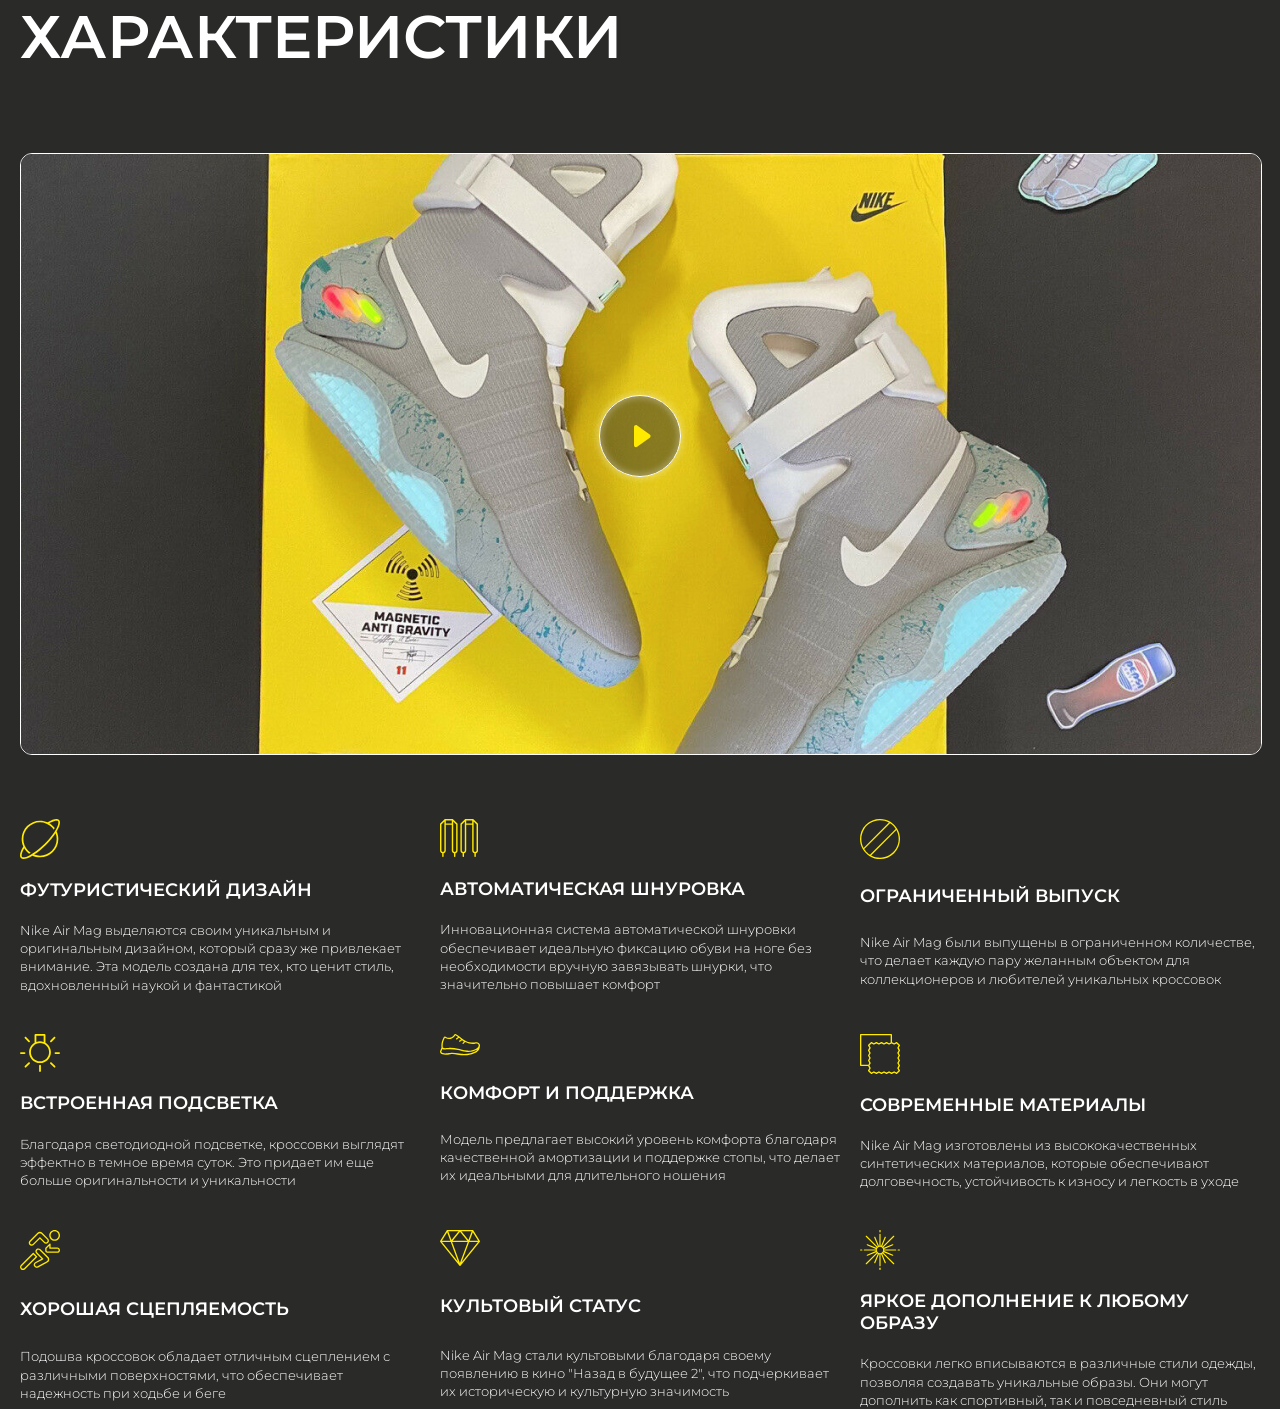
<file: Harakt/index.html>
<!DOCTYPE html>
<html lang="ru">
<head>
    <meta charset="UTF-8">
    <link rel="shortcut icon" href="https://i.pinimg.com/736x/45/25/f1/4525f17410177b48d33d51a499648b0e.jpg" type="image/x-icon">
    <link rel="preconnect" href="https://fonts.googleapis.com">
    <link rel="preconnect" href="https://fonts.gstatic.com" crossorigin>
    <link href="https://fonts.googleapis.com/css2?family=Montserrat:ital,wght@0,100..900;1,100..900&family=Oswald:wght@200..700&family=Ubuntu:ital,wght@0,300;0,400;0,500;0,700;1,300;1,400;1,500;1,700&display=swap" rel="stylesheet">
    <meta name="viewport" content="width=device-width, initial-scale=1.0">
    <title>Nike Air Mag</title>
    <link rel="stylesheet" href="style.css">
</head>
<body bgcolor="#2A2A29">
<section class="harakt">
    <h1>Характеристики</h1>
    <div class="video">
        <img class="prewiew" src="media/prewiew.jpg">
        <a 
        id="play" data-fslightbox
        href="https://www.youtube.com/watch?v=VRGdQaE6gMY">
            <img id="play-icon" src="media/play.svg">
        </a>
    </div>
    <div class="cards">
        <article>
            <svg 
                width="40" height="40" viewBox="0 0 40 40" fill="none" xmlns="http://www.w3.org/2000/svg">
                <path d="M39.1065 0.8933C37.2743 -0.938965 32.9262 0.135878 27.5916 3.30783C25.2784 2.25377 22.7076 1.66596 20.0001 1.66596C9.87444 1.66596 1.66647 9.87455 1.66647 19.9996C1.66647 22.7084 2.25366 25.2792 3.30834 27.5912C0.135766 32.9256 -0.938453 37.2738 0.892563 39.106C2.72608 40.9383 7.0742 39.8641 12.4075 36.6915C14.7207 37.7449 17.2915 38.3334 20.0002 38.3334C30.1247 38.3334 38.3339 30.1254 38.3339 19.9997C38.3339 17.2922 37.7455 14.7214 36.6908 12.4088C39.8647 7.07424 40.9389 2.72557 39.1065 0.8933ZM9.87678 36.2033C5.5703 38.4798 2.8542 38.7092 2.07178 37.928C1.28928 37.1455 1.52006 34.4296 3.79663 30.1217C3.93209 29.8641 4.07491 29.6028 4.22147 29.3404C5.47147 31.4461 7.13038 33.2821 9.08959 34.7347C9.09327 34.7323 9.09569 34.7323 9.09811 34.7299C9.62061 34.454 10.154 34.1537 10.696 33.8314C9.80975 33.2345 8.98092 32.5509 8.21428 31.7855C6.6835 30.2535 5.48116 28.47 4.64248 26.4864C3.77334 24.432 3.33264 22.2506 3.33264 19.9996C3.33264 17.7487 3.77334 15.566 4.64248 13.5128C5.48108 11.528 6.6835 9.7458 8.21428 8.21439C9.74623 6.68299 11.5285 5.48127 13.5133 4.64205C15.5665 3.77353 17.7491 3.33283 20.0001 3.33283C22.2511 3.33283 24.4325 3.77353 26.4869 4.64205C28.4706 5.48127 30.254 6.68307 31.7848 8.21439C32.5513 8.98041 33.2349 9.80986 33.8319 10.6961C34.1541 10.1535 34.4544 9.6201 34.7303 9.09822C34.7315 9.09517 34.7327 9.09275 34.7351 9.08971C33.2813 7.13049 31.4465 5.47158 29.3408 4.22158C29.6033 4.07447 29.8645 3.93228 30.1221 3.79619C34.4287 1.51955 37.146 1.28947 37.9285 2.07135C38.7098 2.85385 38.4802 5.57049 36.2037 9.87713C35.0342 12.0903 33.4669 14.4785 31.5455 16.9761C29.5411 19.5823 27.2425 22.1861 24.7144 24.7142C22.1851 27.2422 19.5813 29.5408 16.9764 31.5464C14.4788 33.4666 12.0899 35.034 9.87678 36.2033ZM35.3578 26.4864C34.518 28.4701 33.3168 30.2535 31.7848 31.7855C30.254 33.3163 28.4706 34.5174 26.487 35.3573C24.4326 36.2263 22.25 36.6658 20.0002 36.6658C17.9787 36.6658 16.0123 36.3094 14.1445 35.6063C17.8457 33.1892 21.9142 29.8702 25.8925 25.8919C29.8708 21.9136 33.1898 17.8444 35.608 14.1432C36.31 16.011 36.6664 17.9775 36.6664 19.9996C36.6664 22.2506 36.2257 24.432 35.3578 26.4864Z" fill="#FFEA00"/>
            </svg>
            <h3 class="card-title">Футуристический дизайн</h3>
            <p 
            class="card-text">Nike Air Mag выделяются своим уникальным и оригинальным дизайном, который сразу же привлекает внимание. Эта модель создана для тех, кто ценит стиль, вдохновленный наукой и фантастикой
            </p>
        </article>
        <article>
            <svg 
            width="38" height="38" viewBox="0 0 38 38" fill="none" xmlns="http://www.w3.org/2000/svg">
                <path d="M12.994 0.207274C12.9489 0.163679 12.8982 0.126236 12.8433 0.095915C12.8302 0.088193 12.8176 0.0812841 12.8026 0.074375C12.748 0.0464212 12.6899 0.0257868 12.6299 0.0130053C12.6262 0.0130053 12.6226 0.0130053 12.6185 0.0130053C12.5759 0.00473476 12.5326 0.000381621 12.4893 0H5.0969C5.05296 0.000315283 5.00914 0.00480569 4.96604 0.0134114H4.95628C4.89608 0.0261997 4.83785 0.0469757 4.78315 0.0751874C4.77014 0.0816901 4.75754 0.0885994 4.74454 0.095915C4.68967 0.126519 4.63899 0.164085 4.59376 0.20768L0.208493 4.59294C0.0750895 4.72625 9.41679e-05 4.90709 0 5.09569V31.5463C0.00122286 32.1922 0.217654 32.8194 0.615096 33.3286C1.01254 33.8379 1.56833 34.2002 2.19466 34.3583V37.2878C2.19466 37.4764 2.2696 37.6573 2.40298 37.7907C2.53636 37.9241 2.71727 37.999 2.9059 37.999C3.09453 37.999 3.27543 37.9241 3.40882 37.7907C3.5422 37.6573 3.61713 37.4764 3.61713 37.2878V34.3583C4.24346 34.2002 4.79926 33.8379 5.1967 33.3286C5.59414 32.8194 5.81057 32.1922 5.81179 31.5463V5.80692H11.7797V31.5463C11.7808 32.192 11.9969 32.8189 12.3939 33.3281C12.791 33.8373 13.3463 34.1998 13.9723 34.3583V37.2878C13.9723 37.4764 14.0472 37.6573 14.1806 37.7907C14.314 37.9241 14.4949 37.999 14.6835 37.999C14.8722 37.999 15.0531 37.9241 15.1864 37.7907C15.3198 37.6573 15.3948 37.4764 15.3948 37.2878V34.3583C16.0211 34.2001 16.5768 33.8378 16.9742 33.3286C17.3717 32.8193 17.5881 32.1922 17.5894 31.5463V5.09569C17.5893 4.90709 17.5143 4.72625 17.3809 4.59294L12.994 0.207274ZM4.38567 31.5463C4.37923 31.935 4.2203 32.3056 3.94315 32.5782C3.666 32.8508 3.29282 33.0035 2.90407 33.0035C2.51532 33.0035 2.14214 32.8508 1.86499 32.5782C1.58783 32.3056 1.42891 31.935 1.42247 31.5463V5.39034L4.38567 2.42714V31.5463ZM5.80814 4.38445V1.42125H11.7797V4.38445H5.80814ZM16.1653 31.5463C16.1589 31.935 16 32.3056 15.7228 32.5782C15.4457 32.8508 15.0725 33.0035 14.6837 33.0035C14.295 33.0035 13.9218 32.8508 13.6446 32.5782C13.3675 32.3056 13.2086 31.935 13.2021 31.5463V2.42714L16.1653 5.39034V31.5463Z" fill="#FFEA00" />
                <path d="M37.7917 4.59294L33.4064 0.207274C33.3614 0.163687 33.3108 0.126242 33.256 0.095915C33.2426 0.088193 33.23 0.0812841 33.2154 0.074375C33.1609 0.0464848 33.1029 0.0258526 33.0431 0.0130053H33.0313C32.9887 0.00473476 32.9454 0.000381621 32.902 0H25.5093C25.4653 0.0003348 25.4215 0.00482502 25.3784 0.0134114H25.369C25.3087 0.026165 25.2503 0.0469417 25.1955 0.0751874C25.1825 0.0816901 25.1699 0.0885994 25.1573 0.095915C25.1022 0.126411 25.0514 0.163986 25.0061 0.20768L20.6208 4.59294C20.4874 4.72625 20.4124 4.90709 20.4124 5.09569V31.5463C20.4136 32.1922 20.63 32.8194 21.0274 33.3286C21.4249 33.8379 21.9807 34.2002 22.607 34.3583V37.2878C22.607 37.4764 22.682 37.6573 22.8153 37.7907C22.9487 37.9241 23.1296 37.999 23.3183 37.999C23.5069 37.999 23.6878 37.9241 23.8212 37.7907C23.9546 37.6573 24.0295 37.4764 24.0295 37.2878V34.3583C24.6558 34.2002 25.2116 33.8379 25.6091 33.3286C26.0065 32.8194 26.2229 32.1922 26.2242 31.5463V5.80692H32.192V31.5463C32.1931 32.192 32.4093 32.8189 32.8063 33.3281C33.2034 33.8373 33.7587 34.1998 34.3846 34.3583V37.2878C34.3846 37.4764 34.4596 37.6573 34.593 37.7907C34.7263 37.9241 34.9072 37.999 35.0959 37.999C35.2845 37.999 35.4654 37.9241 35.5988 37.7907C35.7322 37.6573 35.8071 37.4764 35.8071 37.2878V34.3583C36.4334 34.2002 36.9892 33.8379 37.3867 33.3286C37.7841 32.8194 38.0005 32.1922 38.0018 31.5463V5.09569C38.0015 5.00219 37.9828 4.90966 37.9468 4.8234C37.9107 4.73713 37.858 4.65882 37.7917 4.59294ZM24.798 31.5463C24.7916 31.935 24.6327 32.3056 24.3555 32.5782C24.0784 32.8508 23.7052 33.0035 23.3164 33.0035C22.9277 33.0035 22.5545 32.8508 22.2773 32.5782C22.0002 32.3056 21.8413 31.935 21.8348 31.5463V5.39034L24.798 2.42714V31.5463ZM26.2205 4.38445V1.42125H32.192V4.38445H26.2205ZM36.5777 31.5463C36.5712 31.935 36.4123 32.3056 36.1352 32.5782C35.858 32.8508 35.4848 33.0035 35.0961 33.0035C34.7073 33.0035 34.3342 32.8508 34.057 32.5782C33.7798 32.3056 33.6209 31.935 33.6145 31.5463V2.42714L36.5777 5.39034V31.5463Z" fill="#FFEA00" />
            </svg>
            <h3 class="card-title">Автоматическая шнуровка</h3>
            <p 
            class="card-text">Инновационная система автоматической шнуровки обеспечивает идеальную фиксацию обуви на ноге без необходимости вручную завязывать шнурки, что значительно повышает комфорт
            </p>
        </article>
        <article>
            <svg 
            width="40" height="40" viewBox="0 0 40 40" fill="none" xmlns="http://www.w3.org/2000/svg">
                <path d="M36.4812 8.65845C35.5556 7.32151 34.4729 6.10052 33.2562 5.02175C33.2302 4.99855 33.2021 4.9778 33.1762 4.95492C32.7807 4.60763 32.3681 4.2808 31.9464 3.96525C31.4203 3.57158 30.8798 3.19622 30.3168 2.85565C22.4413 -1.87295 12.3575 -0.633048 5.86199 5.86279C-0.633545 12.3586 -1.87284 22.4424 2.85638 30.3179C4.54854 33.1102 6.89041 35.452 9.68302 37.1439C17.5585 41.8728 27.6426 40.6329 34.1381 34.1371C40.6336 27.6409 41.8729 17.5572 37.1434 9.68169C36.9332 9.33379 36.7122 8.99292 36.4812 8.65845ZM9.93662 35.7206C9.83835 35.6571 9.73917 35.5949 9.64213 35.5299C9.51792 35.4466 9.39403 35.3632 9.27196 35.2772C9.09313 35.1508 8.91766 35.0199 8.7434 34.8875C8.63141 34.8026 8.51819 34.719 8.40833 34.6314C8.21973 34.4816 8.03633 34.3257 7.85383 34.1688C7.76381 34.0913 7.67134 34.0168 7.58284 33.9378C7.32375 33.7065 7.07077 33.4681 6.82419 33.2234L6.77689 33.1761C6.53245 32.9304 6.29472 32.6784 6.06401 32.4193C5.98009 32.3253 5.90075 32.2273 5.81866 32.1315C5.6676 31.9554 5.51684 31.7781 5.37219 31.5968C5.28003 31.4812 5.19214 31.3625 5.10303 31.2447C4.97517 31.0759 4.84852 30.9065 4.72615 30.7338C4.63704 30.6075 4.55068 30.479 4.46462 30.3505C4.40114 30.2559 4.34042 30.1595 4.27877 30.0637L30.0632 4.27896C30.1614 4.34213 30.2606 4.40439 30.3577 4.4697C30.4819 4.5527 30.6058 4.63632 30.7278 4.72238C30.9067 4.84841 31.0821 4.97963 31.2564 5.11177C31.3684 5.19691 31.4816 5.28053 31.5915 5.36811C31.7801 5.51795 31.9635 5.67389 32.146 5.83075C32.236 5.90796 32.3284 5.98273 32.4169 6.06177C32.676 6.29308 32.929 6.53112 33.1756 6.77617L33.2229 6.82347C33.4673 7.06913 33.7051 7.3212 33.9358 7.58029C34.0197 7.67428 34.099 7.77224 34.1811 7.86806C34.3322 8.04415 34.4829 8.22115 34.6276 8.40272C34.7198 8.51838 34.8076 8.63709 34.8968 8.75489C35.0246 8.92334 35.1513 9.09271 35.2736 9.26574C35.3627 9.39239 35.4491 9.52056 35.5352 9.64903C35.5986 9.74364 35.6594 9.84007 35.721 9.93589L9.93662 35.7206ZM19.9999 1.33347C23.0995 1.33408 26.1506 2.10616 28.8773 3.58013L3.57963 28.8772C0.452249 23.0927 0.599035 16.0896 3.96628 10.4413C7.33352 4.79318 13.4241 1.33347 19.9999 1.33347ZM19.9999 38.6661C16.9003 38.6652 13.8492 37.8931 11.1225 36.4194L36.4202 11.1224C39.5475 16.9066 39.4008 23.9099 36.0335 29.558C32.6663 35.2064 26.5757 38.6661 19.9999 38.6661Z" fill="#FFEA00" />
            </svg>
            <h3 class="card-title">Ограниченный выпуск</h3>
            <p 
            class="card-text">Nike Air Mag были выпущены в ограниченном количестве, что делает каждую пару желанным объектом для коллекционеров и любителей уникальных кроссовок
            </p>
        </article>
        <article>
            <svg width="40" height="38" viewBox="0 0 40 38" fill="none" xmlns="http://www.w3.org/2000/svg">
                <path d="M25.4545 8.74865V0.909118C25.4545 0.406619 25.0479 0 24.5454 0H15.4545C14.952 0 14.5454 0.406619 14.5454 0.909118V8.74865C11.2901 10.6384 9.09082 14.1543 9.09082 18.1818C9.09082 24.1973 13.9843 29.0908 19.9999 29.0908C26.0155 29.0908 30.909 24.1973 30.909 18.1818C30.9091 14.1543 28.7098 10.6384 25.4545 8.74865ZM16.3635 1.81815H23.6363V7.90908C22.4969 7.50451 21.2764 7.27269 19.9999 7.27269C18.7234 7.27269 17.5029 7.50451 16.3635 7.90908V1.81815ZM20 27.2727C14.9875 27.2727 10.9091 23.1942 10.9091 18.1818C10.9091 13.1693 14.9875 9.09084 20 9.09084C25.0124 9.09084 29.0909 13.1693 29.0909 18.1818C29.0909 23.1942 25.0124 27.2727 20 27.2727Z" fill="#FFEA00" />
                <path d="M35.1882 2.99341C34.8331 2.63827 34.2578 2.63827 33.9027 2.99341L30.2664 6.62979C29.9112 6.98494 29.9112 7.56022 30.2664 7.91527C30.4438 8.0928 30.6765 8.18161 30.9091 8.18161C31.1416 8.18161 31.3742 8.0928 31.5518 7.91527L35.1882 4.27889C35.5434 3.92375 35.5434 3.34846 35.1882 2.99341Z" fill="#FFEA00" />
                <path d="M9.73363 6.62979L6.09725 2.99341C5.74211 2.63827 5.16682 2.63827 4.81177 2.99341C4.45662 3.34855 4.45662 3.92383 4.81177 4.27889L8.44807 7.91527C8.6256 8.0928 8.85827 8.18161 9.09085 8.18161C9.32344 8.18161 9.55602 8.0928 9.73363 7.91527C10.0888 7.56013 10.0888 6.98485 9.73363 6.62979Z" fill="#FFEA00" />
                <path d="M35.1883 32.0844L31.5518 28.448C31.1967 28.0929 30.6214 28.0929 30.2664 28.448C29.9112 28.8031 29.9112 29.3784 30.2664 29.7335L33.9027 33.3699C34.0803 33.5474 34.3129 33.6362 34.5455 33.6362C34.7781 33.6362 35.0107 33.5474 35.1883 33.3699C35.5435 33.0147 35.5435 32.4394 35.1883 32.0844Z" fill="#FFEA00" />
                <path d="M9.73372 28.448C9.37858 28.0929 8.8033 28.0929 8.44815 28.448L4.81177 32.0844C4.45662 32.4395 4.45662 33.0148 4.81177 33.3699C4.98929 33.5474 5.22196 33.6362 5.45455 33.6362C5.68713 33.6362 5.91972 33.5474 6.09733 33.3699L9.73372 29.7335C10.0889 29.3783 10.0889 28.8031 9.73372 28.448Z" fill="#FFEA00" />
                <path d="M4.54542 18.1816H0.909118C0.406619 18.1816 0 18.5883 0 19.0908C0 19.5933 0.406619 19.9999 0.909118 19.9999H4.5455C5.04792 19.9999 5.45454 19.5933 5.45454 19.0908C5.45454 18.5883 5.04792 18.1816 4.54542 18.1816Z" fill="#FFEA00" />
                <path d="M39.0909 18.1816H35.4545C34.952 18.1816 34.5454 18.5883 34.5454 19.0908C34.5454 19.5933 34.952 19.9999 35.4545 19.9999H39.0909C39.5934 19.9999 40 19.5933 40 19.0908C39.9999 18.5883 39.5934 18.1816 39.0909 18.1816Z" fill="#FFEA00" />
                <path d="M19.9999 30.7271C19.4974 30.7271 19.0908 31.1337 19.0908 31.6362V37.0907C19.0908 37.5932 19.4974 37.9998 19.9999 37.9998C20.5024 37.9998 20.9091 37.5932 20.9091 37.0907V31.6362C20.909 31.1337 20.5024 30.7271 19.9999 30.7271Z" fill="#FFEA00" />
            </svg>
            <h3 class="card-title">Встроенная подсветка</h3>
            <p 
            class="card-text">Благодаря светодиодной подсветке, кроссовки выглядят эффектно в темное время суток. Это придает им еще больше оригинальности и уникальности
            </p>
        </article>
        <article>
            <svg 
            width="40" height="22" viewBox="0 0 40 22" fill="none" xmlns="http://www.w3.org/2000/svg">
                <path d="M0.192348 16.7565L1.48945 13.7926C1.04282 10.3382 1.78742 6.77831 3.72292 3.20557C4.05735 2.5877 4.89221 2.33948 5.51297 2.67203L6.01855 2.9404C7.60034 3.79868 8.81164 3.98022 10.5122 3.61128C12.0482 3.28396 13.4002 2.20775 14.1294 0.732618C14.4515 0.0809415 15.3227 -0.197891 15.9549 0.152231C17.1413 0.810232 18.2565 1.57177 19.392 2.42771C19.4055 2.43809 19.4219 2.44153 19.4347 2.45309C19.44 2.45793 19.4419 2.4648 19.4469 2.4698C20.2567 3.0822 21.0757 3.73536 21.9473 4.46308C24.1222 6.28764 26.6524 7.56944 29.2669 8.17036C30.5803 8.47684 31.9256 8.61153 33.3236 8.56991C33.7709 8.55851 34.2254 8.47754 34.7066 8.39165C35.3683 8.27351 36.0584 8.15123 36.7836 8.20558C38.041 8.3038 39.4924 9.07456 39.901 10.577C40.0017 10.9514 40.0227 11.3519 39.9767 11.7575C39.9765 11.7607 39.9781 11.7636 39.9779 11.7668C39.861 13.2752 39.6017 14.4158 39.1856 15.2529C37.5348 18.5825 33.985 19.6851 30.7882 20.4571C28.4837 21.018 26.139 21.2994 23.7884 21.2994C22.8742 21.2994 21.959 21.2567 21.0454 21.1716C19.8117 21.0619 18.5855 20.8508 17.3999 20.6465C15.3519 20.2934 13.4164 19.9587 11.411 20.0943C10.5937 20.1523 9.75956 20.2739 8.95273 20.3917C8.33135 20.4824 7.7106 20.5729 7.09078 20.6379C5.22554 20.8419 3.75861 20.7362 2.47775 20.3045C1.75642 20.0679 1.18517 19.7191 0.62196 19.1709C-0.00481033 18.5527 -0.17659 17.5805 0.192348 16.7565ZM38.2744 12.6864C38.6274 12.1038 38.7543 11.4446 38.6148 10.9247C38.3779 10.0547 37.4458 9.59404 36.6816 9.53423C36.5938 9.52775 36.5056 9.52447 36.4181 9.52447C35.9428 9.52447 35.456 9.6113 34.941 9.70343C34.4321 9.79424 33.9058 9.88825 33.3604 9.90192C31.8766 9.94682 30.3897 9.80072 28.9664 9.46887C27.6651 9.16966 26.3862 8.70804 25.1541 8.11196C24.698 8.67876 24.1783 9.22252 23.5979 9.73107C23.4713 9.84203 23.3148 9.89637 23.159 9.89637C22.9735 9.89637 22.7894 9.81962 22.6576 9.66931C22.4149 9.39243 22.4429 8.97149 22.7194 8.72904C23.1725 8.33199 23.5684 7.90754 23.9359 7.47293C23.293 7.10282 22.6676 6.6932 22.0632 6.24672C21.4444 6.7958 20.7764 7.29342 20.0292 7.75231C19.9202 7.81899 19.7998 7.85093 19.6811 7.85093C19.4572 7.85093 19.2383 7.73802 19.1127 7.53336C18.9201 7.21971 19.0181 6.80946 19.3317 6.61691C19.9395 6.24368 20.4891 5.84444 20.9993 5.40913C20.3222 4.84491 19.6782 4.32964 19.0454 3.8396C18.433 4.43849 17.7387 4.97835 16.9658 5.44333C16.8581 5.50806 16.7397 5.53867 16.6229 5.53867C16.3967 5.53867 16.1761 5.42381 16.0512 5.21596C15.8615 4.90035 15.9634 4.49112 16.2786 4.30138C16.9015 3.92681 17.4668 3.49978 17.9695 3.02933C17.0946 2.39694 16.228 1.82569 15.324 1.32284C14.416 3.16036 12.721 4.50306 10.7924 4.91401C8.79118 5.34799 7.2357 5.11702 5.38382 4.11203L4.89479 3.84038C3.10732 7.13967 2.40099 10.4077 2.79374 13.5603C3.42098 13.9208 4.21196 14.1199 5.14894 14.1524C5.90799 14.1794 6.65398 14.0994 7.45074 14.0171C7.74097 13.9872 8.03112 13.9569 8.323 13.9318C11.2622 13.6849 14.444 13.941 18.1858 14.7335C19.1937 14.9472 20.1984 15.2095 21.1699 15.4633C23.2154 15.9975 25.1476 16.5021 27.1744 16.6144C27.5405 16.6352 27.9081 16.6459 28.2754 16.6459C31.0359 16.6459 33.5457 16.0597 35.7359 14.903C36.9002 14.2916 37.7542 13.5459 38.2744 12.6864ZM1.55489 18.2189C1.9674 18.6207 2.36757 18.8656 2.89822 19.0397C3.99395 19.4086 5.28075 19.4965 6.94844 19.3126C7.55389 19.2492 8.15676 19.161 8.76057 19.0729C9.59113 18.9515 10.4504 18.8263 11.3194 18.7647C13.4875 18.6203 15.5908 18.9824 17.6265 19.3331C18.7854 19.5325 19.984 19.7391 21.1662 19.8442C24.2843 20.136 27.4161 19.9061 30.4743 19.1616C33.2883 18.4822 36.1382 17.6125 37.6531 15.251C37.2589 15.5471 36.8371 15.8297 36.3565 16.082C33.9741 17.3404 31.2552 17.9785 28.2753 17.9785C27.883 17.9785 27.4903 17.9671 27.0999 17.945C24.94 17.8253 22.8522 17.2799 20.8331 16.7526C19.8763 16.5027 18.8869 16.2444 17.9096 16.0371C14.2976 15.2722 11.2368 15.0253 8.43591 15.2595C8.15286 15.284 7.87043 15.3133 7.58809 15.3425C6.78352 15.4255 5.95523 15.5114 5.10405 15.4844C4.09835 15.4492 3.21523 15.2478 2.46447 14.8883L1.41075 17.2959C1.2702 17.6098 1.33204 17.9995 1.55489 18.2189Z" fill="#FFEA00" />
            </svg>
            <h3 class="card-title">Комфорт и поддержка</h3>
            <p 
            class="card-text">Модель предлагает высокий уровень комфорта благодаря качественной амортизации и поддержке стопы, что делает их идеальными для длительного ношения
            </p>
        </article>
        <article>
            <svg width="40" height="40" viewBox="0 0 40 40" fill="none" xmlns="http://www.w3.org/2000/svg">
                <path d="M39.9231 36.3548L38.7532 34.1272L39.9231 31.8996C40.0253 31.7053 40.0253 31.4732 39.9231 31.2788L38.7532 29.0559L39.9231 26.8335C40.0253 26.6392 40.0253 26.4067 39.9231 26.2125L38.7532 23.9904L39.9231 21.7675C40.0253 21.5732 40.0253 21.3407 39.9231 21.1464L38.7532 18.9237L39.9231 16.7011C40.0253 16.5068 40.0253 16.2743 39.9231 16.08L38.7532 13.8583L39.9231 11.6382C40.0592 11.379 40.011 11.0617 39.804 10.8553L37.1354 8.19452C36.9284 7.98811 36.612 7.94061 36.3548 8.07631L34.1269 9.24686L31.9999 8.12928V0.666639C31.9999 0.298437 31.7017 0 31.3333 0H0.666639C0.298203 0 0 0.298515 0 0.666639V31.3332C0 31.7014 0.298203 31.9999 0.666639 31.9999H8.12288L9.2467 34.134L8.07678 36.3541C7.94069 36.6125 7.98827 36.9289 8.19459 37.1356L10.8554 39.8039C10.9837 39.9325 11.1542 39.9998 11.3274 39.9998C11.4329 39.9998 11.5397 39.9748 11.6373 39.9234L13.8652 38.7528L16.0924 39.9234C16.2864 40.0255 16.5188 40.0252 16.7129 39.923L18.9361 38.7528L21.1588 39.923C21.3528 40.0252 21.5859 40.0252 21.7799 39.923L24.0019 38.7531L26.2246 39.923C26.4185 40.0252 26.6517 40.0252 26.8457 39.923L29.0683 38.7528L31.291 39.923C31.4849 40.0252 31.7181 40.0252 31.912 39.923L34.1334 38.7531L36.3541 39.923C36.6106 40.0591 36.9289 40.0116 37.1359 39.8045L39.8045 37.1363C40.011 36.9299 40.0591 36.6132 39.9231 36.3548ZM8.07686 16.7132L9.24678 18.9361L8.07686 21.1588C7.97467 21.3531 7.97467 21.5856 8.07686 21.7799L9.24678 24.0019L8.07686 26.2246C7.97467 26.4189 7.97467 26.6514 8.07686 26.8457L9.24678 29.0686L8.40569 30.6666H1.33336V1.33336H30.6667V8.39905L29.056 9.24709L26.8333 8.07686C26.6393 7.97467 26.4062 7.97467 26.2122 8.07686L23.9902 9.24678L21.7675 8.07686C21.5736 7.97467 21.3404 7.97467 21.1464 8.07686L18.9238 9.24709L16.7011 8.07686C16.5072 7.97467 16.274 7.97467 16.08 8.07686L13.858 9.24678L11.6379 8.07686C11.3821 7.94077 11.0631 7.98795 10.8561 8.19538L8.1953 10.8562C7.98889 11.0626 7.94077 11.3793 8.07678 11.6377L9.2467 13.8649L8.07678 16.0925C7.97459 16.2868 7.97459 16.5189 8.07686 16.7132ZM37.4101 19.2343L38.58 21.457L37.4101 23.68C37.3079 23.8743 37.3079 24.1068 37.4101 24.301L38.58 26.5231L37.4101 28.7454C37.3079 28.9397 37.3079 29.1722 37.4101 29.3665L38.58 31.5898L37.4101 33.817C37.3079 34.0113 37.3079 34.2431 37.4101 34.4374L38.5149 36.5406L36.5409 38.5146L34.4439 37.4098C34.2499 37.3076 34.0168 37.3076 33.8228 37.4098L31.6015 38.5797L29.3788 37.4098C29.1849 37.3076 28.9517 37.3076 28.7578 37.4098L26.5351 38.58L24.3125 37.4098C24.1185 37.3076 23.8853 37.3076 23.6914 37.4098L21.4693 38.5797L19.2467 37.4098C19.0527 37.3076 18.8196 37.3076 18.6256 37.4098L16.4023 38.58L14.1751 37.4095C14.0781 37.3584 13.972 37.333 13.8652 37.333C13.7584 37.333 13.6523 37.3584 13.5553 37.4095L11.4524 38.5146L9.48498 36.5416L10.5898 34.445C10.692 34.2503 10.692 34.0179 10.5898 33.8236L9.4199 31.6019L10.5898 29.3792C10.692 29.1849 10.692 28.9524 10.5898 28.7581L9.4199 26.5352L10.5898 24.3125C10.692 24.1182 10.692 23.8857 10.5898 23.6914L9.4199 21.4694L10.5898 19.2468C10.692 19.0525 10.692 18.82 10.5898 18.6257L9.4199 16.4024L10.5898 14.1752C10.692 13.9809 10.692 13.7491 10.5898 13.5547L9.48498 11.4519L11.4511 9.48569L13.5475 10.5902C13.7415 10.6924 13.9746 10.6924 14.1686 10.5902L16.3906 9.42029L18.6132 10.5902C18.8072 10.6924 19.0404 10.6924 19.2343 10.5902L21.457 9.41998L23.6796 10.5902C23.8736 10.6924 24.1068 10.6924 24.3007 10.5902L26.5228 9.42029L28.7454 10.5902C28.9394 10.6924 29.1725 10.6924 29.3665 10.5902L31.5892 9.41998L33.817 10.5905C34.011 10.6927 34.2428 10.6927 34.4368 10.5905L36.5409 9.48475L38.5142 11.4522L37.4101 13.5476C37.3079 13.7422 37.3079 13.9747 37.4101 14.169L38.58 16.3907L37.4101 18.6133C37.3079 18.8075 37.3079 19.04 37.4101 19.2343Z" fill="#FFEA00" />
            </svg>
            <h3 class="card-title">Современные материалы</h3>
            <p 
            class="card-text">Nike Air Mag изготовлены из высококачественных синтетических материалов, которые обеспечивают долговечность, устойчивость к износу и легкость в уходе
            </p>
        </article>
        <article>
            <svg width="40" height="41" viewBox="0 0 40 41" fill="none" xmlns="http://www.w3.org/2000/svg">
                <path d="M34.6315 10.7563C37.5963 10.7563 40.0001 8.34854 40.0001 5.37815C40.0001 2.40809 37.5963 0 34.6315 0C31.6664 0 29.2629 2.40809 29.2629 5.37815C29.2662 8.34723 31.6677 10.753 34.6315 10.7563ZM34.6315 1.34454C36.8551 1.34454 38.658 3.1506 38.658 5.37815C38.658 7.60603 36.8551 9.41177 34.6315 9.41177C32.4076 9.41177 30.6051 7.60603 30.6051 5.37815C30.6071 3.15159 32.4086 1.34684 34.6315 1.34454Z" fill="#FFEA00" />
                <path d="M11.719 15.7409C12.5041 15.7422 13.2577 15.4303 13.8128 14.8736L19.8679 8.80711L23.9098 12.8562C25.0658 14.0142 26.9397 14.0142 28.0958 12.8562L28.1 12.8522C29.2528 11.6935 29.2528 9.8188 28.1 8.66006L22.2399 2.79116C20.9299 1.47879 18.8059 1.47879 17.4955 2.79116L9.62253 10.6775C8.77648 11.5264 8.52417 12.8023 8.98291 13.9105C9.44198 15.0184 10.5213 15.7409 11.719 15.7409ZM10.5715 11.6308L18.4445 3.74146C19.2306 2.9543 20.5049 2.9543 21.2913 3.74146L27.1511 9.61397C27.7809 10.2472 27.7809 11.2717 27.1511 11.9049L27.1468 11.9091C26.5144 12.5407 25.4911 12.5407 24.8587 11.9091L20.3424 7.38412C20.0802 7.12152 19.6556 7.12152 19.3934 7.38412L12.8632 13.923C12.222 14.5378 11.2104 14.5362 10.5715 13.9191C9.94332 13.2862 9.94332 12.2637 10.5715 11.6308Z" fill="#FFEA00" />
                <path d="M37.3157 17.4791H30.6049V14.1178C30.6049 13.846 30.4414 13.6011 30.1904 13.497C29.9398 13.393 29.6511 13.4504 29.4594 13.6424L25.4329 17.6761C25.3071 17.8021 25.2363 17.9731 25.2363 18.1514V20.8404C25.2363 21.9545 26.1374 22.8573 27.2496 22.8573H37.3157C38.7981 22.8573 40 21.6535 40 20.1682C40 18.6831 38.7981 17.4791 37.3157 17.4791ZM37.3157 21.5127H27.2496C26.879 21.5127 26.5785 21.2117 26.5785 20.8404V18.4297L29.2628 15.7407V18.1514C29.2628 18.5226 29.5633 18.8236 29.9339 18.8236H37.3157C38.0569 18.8236 38.6578 19.4257 38.6578 20.1682C38.6578 20.911 38.0569 21.5127 37.3157 21.5127Z" fill="#FFEA00" />
                <path d="M17.001 26.2859L13.761 23.0401C13.4946 22.788 13.0781 22.788 12.812 23.0401L0.867024 35.0067C-0.289008 36.1645 -0.289008 38.0418 0.867024 39.1996V39.2028C2.02338 40.3593 3.89604 40.3593 5.0524 39.2028L16.9974 27.2366C17.2605 26.975 17.2618 26.5495 17.001 26.2859ZM4.10542 38.2525C3.47367 38.8841 2.45034 38.8841 1.81859 38.2525H1.81597C1.18388 37.62 1.18388 36.5939 1.81597 35.9613L13.2859 24.4661L15.5769 26.7619L4.10542 38.2525Z" fill="#FFEA00" />
                <path d="M20.493 19.2863C19.7485 18.5182 18.6481 18.2113 17.6143 18.4831C16.5802 18.7552 15.7728 19.564 15.5008 20.6C15.2292 21.6356 15.5352 22.7379 16.3023 23.484L21.5454 28.7352L15.1876 32.1293C13.7737 32.9385 13.2802 34.7416 14.085 36.1597L14.1803 36.3359C14.7125 37.258 15.6952 37.8259 16.7585 37.8256C17.2667 37.8262 17.7661 37.6933 18.2068 37.4399L26.4838 32.9805L27.5576 32.3627C28.4643 31.8424 29.0773 30.9282 29.2156 29.8903C29.3536 28.8527 29.001 27.8095 28.2621 27.0693L20.493 19.2863ZM27.8849 29.7147C27.8033 30.3364 27.4354 30.8839 26.8911 31.1938L17.5544 36.264C16.784 36.7062 15.8016 36.4459 15.3508 35.6798L15.2548 35.5035C14.8154 34.7354 15.0736 33.7562 15.8344 33.3058L22.9754 29.4947C23.1632 29.3946 23.2923 29.2111 23.3234 29.0004C23.3545 28.7897 23.2844 28.5766 23.1337 28.4259L17.2506 22.5334C16.6172 21.8989 16.6172 20.8701 17.2506 20.2356C17.884 19.6011 18.9109 19.6011 19.5443 20.2356L27.3168 28.0199C27.7617 28.4637 27.9721 29.0916 27.8849 29.7147Z" fill="#FFEA00" />
            </svg>
            <h3 class="card-title">Хорошая сцепляемость</h3>
            <p 
            class="card-text">Подошва кроссовок обладает отличным сцеплением с различными поверхностями, что обеспечивает надежность при ходьбе и беге
            </p>
        </article>
        <article>
            <svg width="40" height="36" viewBox="0 0 40 36" fill="none" xmlns="http://www.w3.org/2000/svg">
                <path d="M39.9906 11.4507C39.9953 11.4233 39.9979 11.3967 39.9993 11.3687C40.0006 11.336 39.9999 11.3046 39.9973 11.272C39.9946 11.244 39.9906 11.2173 39.9839 11.1899C39.9766 11.1579 39.9666 11.1273 39.9546 11.0966C39.9486 11.0806 39.9473 11.0639 39.9399 11.0486C39.9346 11.0372 39.9253 11.0286 39.9193 11.0172C39.9133 11.0059 39.9106 10.9939 39.9039 10.9826L33.2357 0.313406C33.205 0.264728 33.169 0.220718 33.1283 0.182042L33.1263 0.180709C33.069 0.126696 33.001 0.0880205 32.9283 0.0573467C32.919 0.0533458 32.913 0.0453438 32.903 0.0413428C32.8956 0.0386756 32.8876 0.0400093 32.8803 0.0380088C32.8129 0.0153369 32.7436 0 32.6709 0H7.33165C7.25963 0 7.19095 0.0153369 7.12494 0.037342C7.1176 0.0393425 7.11027 0.0380088 7.1036 0.0406761C7.0936 0.0440102 7.08759 0.0520121 7.07826 0.056013C7.00891 0.0846863 6.94356 0.122028 6.88688 0.172707C6.88355 0.176041 6.87888 0.178042 6.87554 0.180709C6.8342 0.219384 6.79753 0.264062 6.76685 0.31274L0.0986296 10.9819C0.0919614 10.9926 0.0892941 11.0052 0.0832927 11.0166C0.0772913 11.0279 0.0679558 11.0366 0.0626212 11.0479C0.0552862 11.0632 0.0539526 11.0799 0.0472843 11.0959C0.0352815 11.1266 0.0252792 11.1573 0.0179441 11.1893C0.0119428 11.2166 0.00727499 11.244 0.0046077 11.272C-6.00511e-05 11.3046 -0.000726873 11.3366 0.000606771 11.3687C0.00194042 11.3967 0.0046077 11.4233 0.00927546 11.4507C0.01461 11.4827 0.0232787 11.514 0.0339479 11.5454C0.0426166 11.5714 0.0519521 11.5967 0.0639549 11.622C0.0699563 11.634 0.0719568 11.6474 0.078625 11.6594C0.0892941 11.6787 0.105298 11.6934 0.117301 11.7114C0.126636 11.7254 0.131971 11.7407 0.143307 11.7541L19.4738 35.7503C19.4752 35.7523 19.4765 35.7537 19.4778 35.755L19.4812 35.7597C19.4832 35.7623 19.4865 35.763 19.4885 35.7657C19.5432 35.8317 19.6112 35.8817 19.6852 35.9217C19.7052 35.9324 19.7239 35.9417 19.7445 35.9504C19.8252 35.9844 19.9106 36.0084 19.9999 36.0084C20.076 36.0084 20.1526 35.9951 20.2287 35.9677C20.24 35.9637 20.2473 35.9544 20.2587 35.9497C20.2927 35.9357 20.3193 35.913 20.35 35.8937C20.4007 35.8617 20.448 35.8284 20.4874 35.785C20.4967 35.775 20.5107 35.7703 20.5194 35.7597L39.8572 11.7541C39.8679 11.7407 39.8732 11.7247 39.8832 11.7114C39.8959 11.6934 39.9113 11.6787 39.9219 11.6594C39.9286 11.6474 39.9306 11.634 39.9366 11.622C39.9486 11.5967 39.9579 11.572 39.9666 11.5454C39.9759 11.514 39.9853 11.4833 39.9906 11.4507ZM21.4016 1.33431H31.71L28.4692 10.033L21.4016 1.33431ZM27.2676 10.6698H12.7329L19.9999 1.72574L27.2676 10.6698ZM11.484 10.091L8.28387 1.33431H18.5989L11.484 10.091ZM27.7351 12.0035L19.8832 33.0791L12.1821 12.0035H27.7351ZM32.8216 2.16984L38.1342 10.6705H29.6549L32.8216 2.16984ZM7.17228 2.17851L10.275 10.6698H1.86571L7.17228 2.17851ZM10.7625 12.0035L17.9901 31.7841L2.05575 12.0035H10.7625ZM21.5983 32.2949L29.1581 12.0035H37.9441L21.5983 32.2949Z" fill="#FFEA00" />
            </svg>
            <h3 class="card-title">Культовый статус</h3>
            <p 
            class="card-text">Nike Air Mag стали культовыми благодаря своему появлению в кино "Назад в будущее 2", что подчеркивает их историческую и культурную значимость
            </p>
        </article>
        <article>
            <svg width="40" height="40" viewBox="0 0 40 40" fill="none" xmlns="http://www.w3.org/2000/svg">
                <path d="M1.83937 19.4128H0.587084C0.262857 19.4128 0 19.6757 0 19.9999C0 20.3242 0.262857 20.587 0.587084 20.587H1.83937C2.1636 20.587 2.42646 20.3242 2.42646 19.9999C2.42646 19.6757 2.1636 19.4128 1.83937 19.4128Z" fill="#FFEA00" />
                <path d="M35.6555 19.413H24.3037C24.2798 19.2369 24.2461 19.0639 24.2016 18.8952L32.9529 15.2703C33.2525 15.1462 33.3948 14.8027 33.2707 14.5032C33.1466 14.2037 32.8031 14.0615 32.5036 14.1855L23.7504 17.8112C23.6614 17.6591 23.5637 17.5127 23.4573 17.3731L34.1422 6.68821C34.3715 6.45894 34.3715 6.0872 34.1422 5.858C33.913 5.62872 33.5412 5.62872 33.312 5.858L22.6271 16.5429C22.4875 16.4366 22.3411 16.3389 22.189 16.2498L25.8147 7.49659C25.9388 7.19702 25.7966 6.85362 25.497 6.72955C25.1973 6.60547 24.854 6.74763 24.7299 7.04727L21.105 15.7986C20.9363 15.7541 20.7633 15.7204 20.5872 15.6965V4.34465C20.5872 4.02043 20.3244 3.75757 20.0002 3.75757C19.6759 3.75757 19.4131 4.02043 19.4131 4.34465V15.6964C19.2369 15.7203 19.064 15.754 18.8953 15.7985L15.2703 7.0472C15.1462 6.74763 14.8027 6.6054 14.5032 6.72947C14.2037 6.85354 14.0614 7.19702 14.1855 7.49651L17.8112 16.2497C17.6591 16.3388 17.5127 16.4365 17.3731 16.5429L6.68821 5.85792C6.45894 5.62864 6.0872 5.62864 5.858 5.85792C5.62872 6.0872 5.62872 6.45894 5.858 6.68814L16.5429 17.3731C16.4366 17.5126 16.3389 17.659 16.2498 17.8111L7.49659 14.1855C7.1971 14.0615 6.85362 14.2037 6.72955 14.5032C6.60547 14.8028 6.74771 15.1462 7.04727 15.2703L15.7985 18.8952C15.7541 19.0639 15.7204 19.2369 15.6964 19.413H4.34465C4.02043 19.413 3.75757 19.6758 3.75757 20.0001C3.75757 20.3243 4.02043 20.5872 4.34465 20.5872H15.6964C15.7202 20.7632 15.754 20.9362 15.7984 21.105L7.0472 24.7299C6.74763 24.8539 6.6054 25.1974 6.72947 25.4969C6.82309 25.723 7.04172 25.8595 7.27209 25.8595C7.347 25.8595 7.42309 25.8451 7.49651 25.8146L16.2497 22.1889C16.3388 22.341 16.4365 22.4874 16.5429 22.6269L5.85792 33.3119C5.62864 33.5411 5.62864 33.9129 5.85792 34.1421C5.97252 34.2567 6.12281 34.314 6.27303 34.314C6.42324 34.314 6.57354 34.2567 6.68814 34.1421L17.3731 23.4571C17.5126 23.5635 17.659 23.6612 17.8111 23.7503L14.1854 32.5035C14.0614 32.803 14.2036 33.1465 14.5032 33.2705C14.5767 33.301 14.6528 33.3154 14.7276 33.3154C14.958 33.3154 15.1766 33.1789 15.2702 32.9528L18.8951 24.2015C19.0639 24.2459 19.2368 24.2796 19.4129 24.3036V35.6553C19.4129 35.9796 19.6758 36.2424 20 36.2424C20.3242 36.2424 20.5871 35.9796 20.5871 35.6553V24.3037C20.7632 24.2798 20.9361 24.2461 21.1049 24.2016L24.7298 32.9529C24.8234 33.179 25.042 33.3155 25.2724 33.3155C25.3473 33.3155 25.4234 33.3011 25.4968 33.2707C25.7964 33.1466 25.9386 32.8031 25.8146 32.5036L22.1889 23.7504C22.341 23.6614 22.4874 23.5637 22.6269 23.4573L33.3119 34.1422C33.4265 34.2568 33.5767 34.3142 33.727 34.3142C33.8772 34.3142 34.0275 34.2569 34.1421 34.1422C34.3713 33.913 34.3713 33.5412 34.1421 33.312L23.4571 22.6271C23.5634 22.4875 23.6611 22.3411 23.7503 22.189L32.5035 25.8148C32.5769 25.8452 32.6531 25.8596 32.7279 25.8596C32.9583 25.8596 33.1769 25.7231 33.2705 25.4971C33.3946 25.1975 33.2524 24.8541 32.9528 24.73L24.2015 21.1051C24.2459 20.9364 24.2796 20.7634 24.3036 20.5873H35.6553C35.9796 20.5873 36.2424 20.3245 36.2424 20.0002C36.2424 19.676 35.9797 19.413 35.6555 19.413ZM20.0001 23.1703C18.252 23.1703 16.8298 21.7482 16.8298 20.0001C16.8298 18.252 18.252 16.8298 20.0001 16.8298C21.7482 16.8298 23.1703 18.252 23.1703 20.0001C23.1703 21.7482 21.7482 23.1703 20.0001 23.1703Z" fill="#FFEA00" />
                <path d="M39.413 19.4128H38.1608C37.8366 19.4128 37.5737 19.6757 37.5737 19.9999C37.5737 20.3242 37.8366 20.587 38.1608 20.587H39.413C39.7373 20.587 40.0001 20.3242 40.0001 19.9999C40.0001 19.6757 39.7373 19.4128 39.413 19.4128Z" fill="#FFEA00" />
                <path d="M19.9999 37.5737C19.6757 37.5737 19.4128 37.8366 19.4128 38.1608V39.413C19.4128 39.7373 19.6757 40.0001 19.9999 40.0001C20.3242 40.0001 20.587 39.7373 20.587 39.413V38.1608C20.587 37.8366 20.3242 37.5737 19.9999 37.5737Z" fill="#FFEA00" />
                <path d="M19.9999 2.42638C20.3242 2.42638 20.587 2.16352 20.587 1.8393V0.587084C20.587 0.262857 20.3242 0 19.9999 0C19.6757 0 19.4128 0.262857 19.4128 0.587084V1.8393C19.4128 2.16352 19.6757 2.42638 19.9999 2.42638Z" fill="#FFEA00" />
            </svg>
            <h3 class="card-title">Яркое дополнение к любому образу</h3>
            <p 
            class="card-text">Кроссовки легко вписываются в различные стили одежды, позволяя создавать уникальные образы. Они могут дополнить как спортивный, так и повседневный стиль
            </p>
        </article>
    </div>
</section>
<script src="lightbox.js"></script>
</body>
</html>
</file>
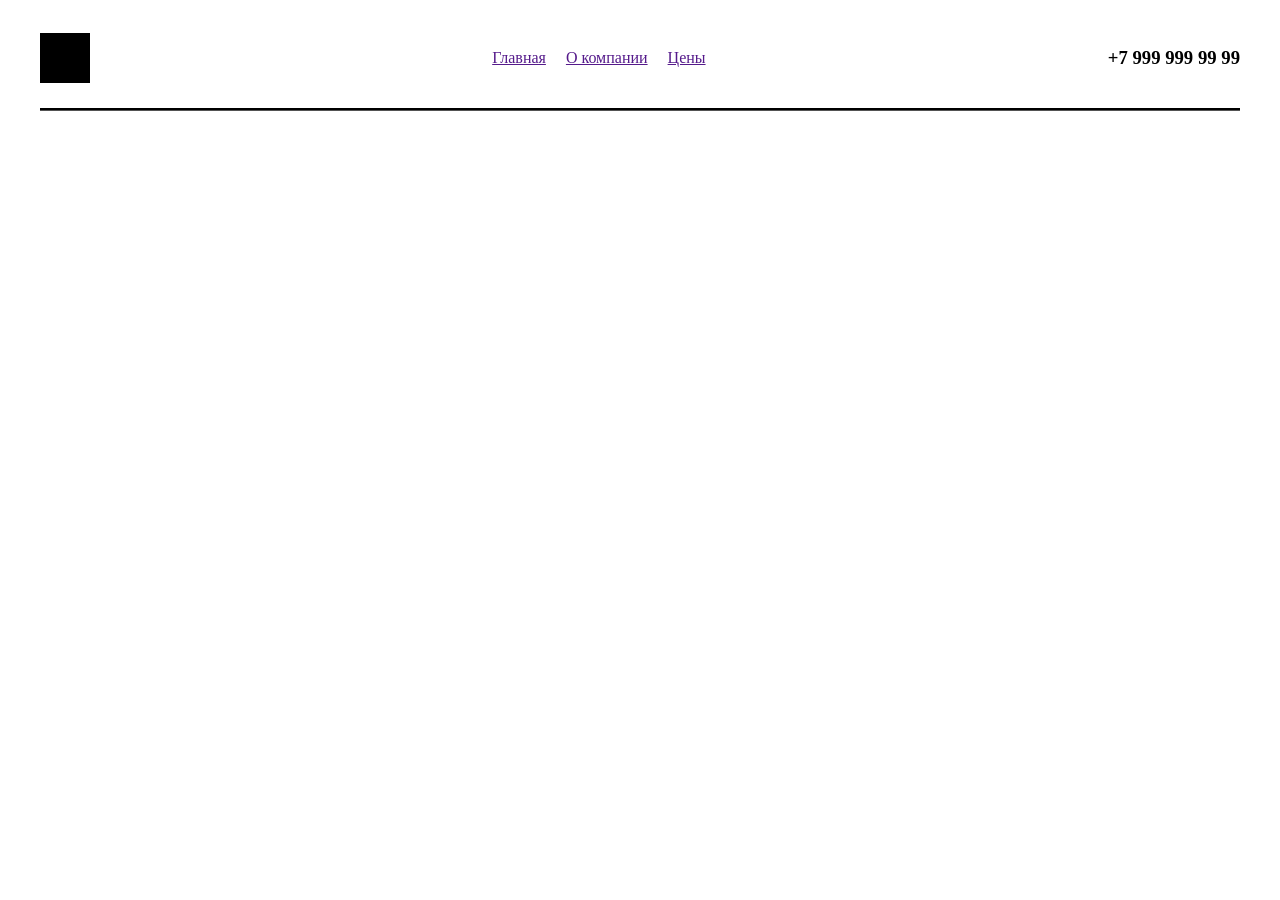
<file: Header/index.html>
<!DOCTYPE html>
<html lang="ru">
<head>
    <meta charset="UTF-8">
    <meta name="viewport" content="width=device-width, initial-scale=1.0">
    <link rel="stylesheet" href="style.css">
    <title>Шапка</title>
</head>
<body>
    <header>
        <section></section>
        <nav>
            <a href="">Главная</a>
            <a href="">О компании</a>
            <a href="">Цены</a>
        </nav>
        <h3>+7 999 999 99 99</h3>
    </header>
</body>
</html>
</file>
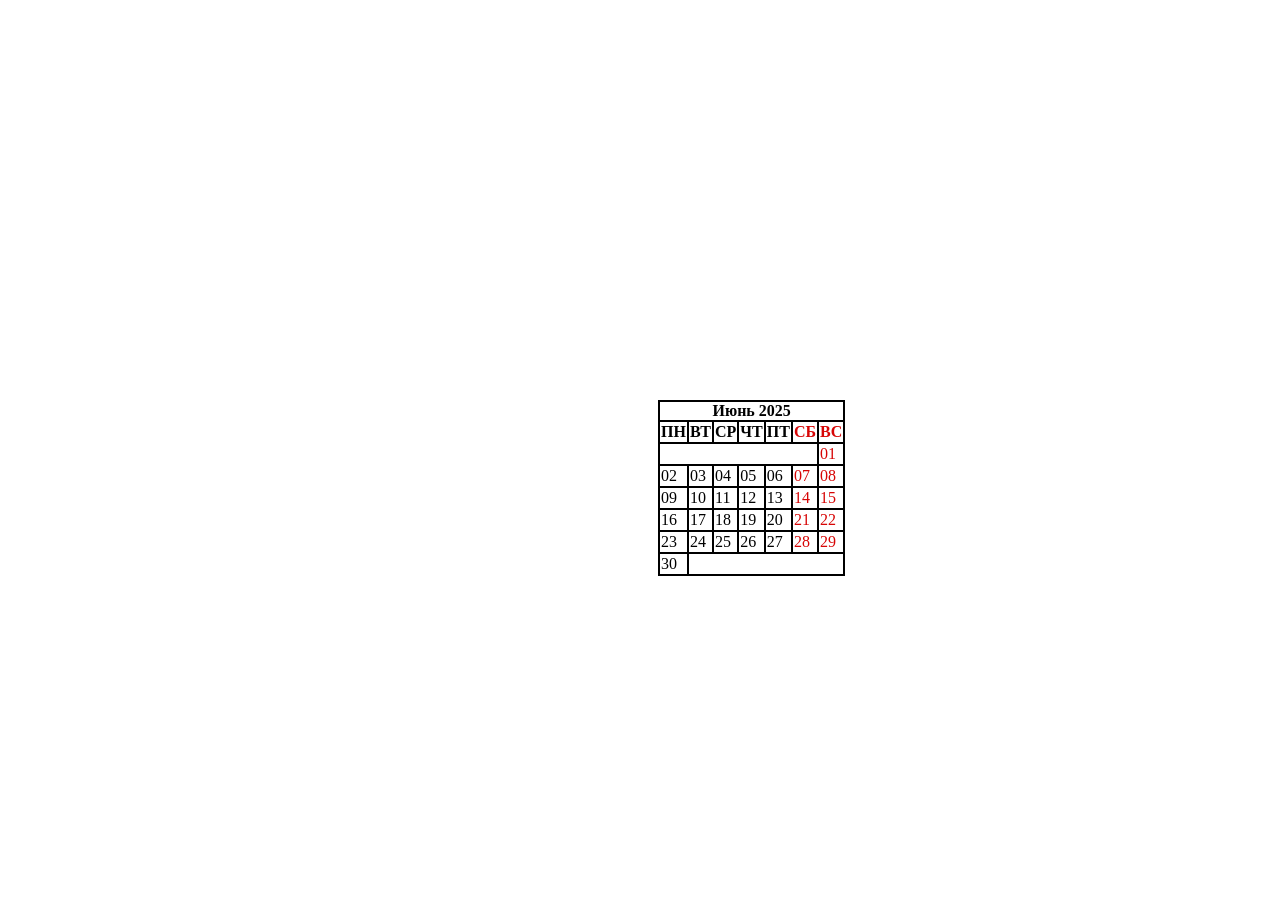
<file: Календарь/index.html>
<!DOCTYPE html>
<html lang="en">
<head>
    <meta charset="UTF-8">
    <meta name="viewport" content="width=device-width, initial-scale=1.0">
    <link rel="stylesheet" href="./style.css">
    <title>Document</title>
</head>
<body>
    <table>
        <caption>Июнь 2025</caption>
        <tr>
            <th>ПН</th>
            <th>ВТ</th>
            <th>СР</th>
            <th>ЧТ</th>
            <th>ПТ</th>
            <th class="wikend">СБ</th>
            <th class="wikend">ВС</th>
        </tr>
        <tr>
            <td colspan="6"></td>
            <td class="wikend">01</td>
        </tr>
        <tr>
            <td>02</td>
            <td>03</td>
            <td>04</td>
            <td>05</td>
            <td>06</td>
            <td class="wikend">07</td>
            <td class="wikend">08</td>
        </tr>
        <tr>
            <td>09</td>
            <td>10</td>
            <td>11</td>
            <td>12</td>
            <td>13</td>
            <td class="wikend">14</td>
            <td class="wikend">15</td>
        </tr>
        <tr>
            <td>16</td>
            <td>17</td>
            <td>18</td>
            <td>19</td>
            <td>20</td>
            <td class="wikend">21</td>
            <td class="wikend">22</td>
        </tr>
        <tr>
            <td>23</td>
            <td>24</td>
            <td>25</td>
            <td>26</td>
            <td>27</td>
            <td class="wikend">28</td>
            <td class="wikend">29</td>
        </tr>
        <tr>
            <td>30</td>
            <td colspan="6"></td>
        </tr>
    </table>
</body>

</html>
</file>
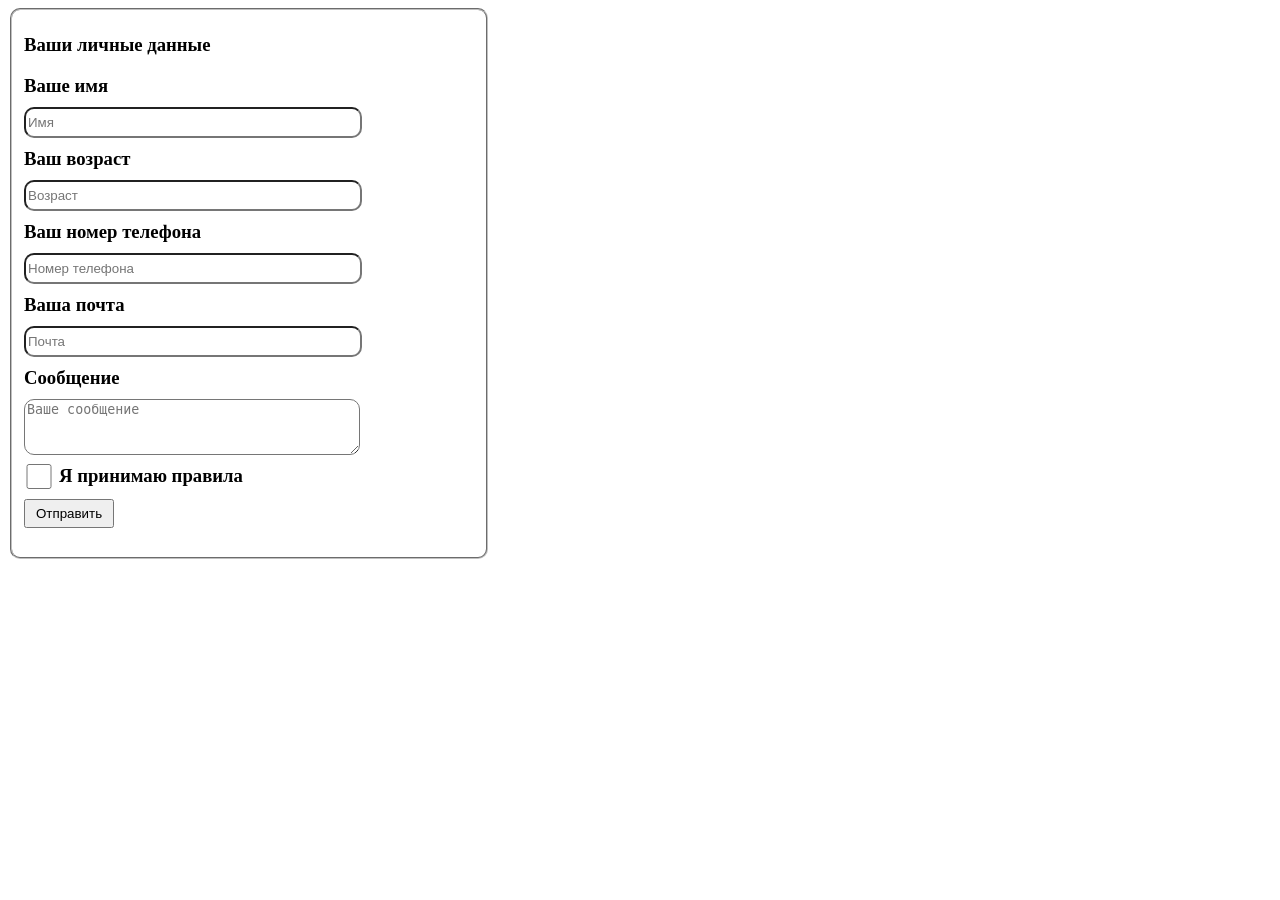
<file: Форма/index.html>
<!DOCTYPE html>
<html lang="ru">
<head>
    <meta charset="UTF-8">
    <meta name="viewport" content="width=device-width, initial-scale=1.0">
    <title>Форма</title>
    <link rel="stylesheet" href="style.css">
</head>
<body>
    <form>
        <fieldset>
            <h3>Ваши личные данные<h3>
            <label>
                Ваше имя
                <input class="input" type="text" placeholder="Имя" required>
            </label>
            <label>
                Ваш возраст
                <input class="input" type="number" placeholder="Возраст" required>
            </label>
            <label>
                Ваш номер телефона
                <input class="input" type="tel" placeholder="Номер телефона" required>
            </label>
            <label>
                Ваша почта
                <input class="input" type="email" placeholder="Почта" required>
            </label>
            <label>
                Сообщение
                <textarea placeholder="Ваше сообщение" required></textarea>
            </label>
            <label class="label">
                Я принимаю правила
                <input class="inputs" type="checkbox" required>
            </label>
            <button>Отправить</button>
        </fieldset>
    </form>
</body>
</html>
</file>
<file: Harakt/style.css>
* {
    margin: 0;}

.harakt { 
    width: 1240px;
    height: 1369px;
    margin-inline: auto;}

h1 { 
    font-family: "Montserrat", sans-serif;
    font-weight: 600;
    font-size: 60px;
    text-transform: uppercase;
    color: #FFF;}
.card-title { 
            font-family: "Montserrat", sans-serif;
            font-weight: 600; font-size: 18px;
            text-transform: uppercase; color: #FFF;}
.card-text {
            font-family: "Montserrat", sans-serif;
            font-weight: 300;
            font-size: 13px;
            line-height: 140%;
            color: #FFF;}
span {
        color: #FFEA00;}
            
.prewiew { 
    width: 1240px; height: 600px; margin-top: 40px;
    border: 1px solid #FFF; border-radius: 12px;}

.video {
    position: relative;
    width: 1240px;
    margin-top: 40px;}
.cards article {
        display: grid; gap: 20px;}
.cards { 
    display: grid; gap: 40px 20px;
    grid-template-columns: repeat(auto-fit, minmax(345px, 1fr));}
#play { 
        position: absolute; left: 50%; top: 50%;
        transform: translate(-50%, -50%);
        background-color: rgba(42, 42, 41, 0.5);
        border-radius: 50%; border: #FFF 1px solid; 
        display: flex; align-items: center; justify-content: center;
        box-shadow: 0 0 6px 2px #FFFFFF4D, inset 0 0 6px 2px #FFFFFF4D;}
#play:hover { 
    box-shadow: 0 0 6px 2px #FFEA004D, inset 0 0 6px 2px #FFEA004D;
    border-color: #FFEA00; transition: 0.3s;} 
#play-icon { 
    margin-left: 5px;} 

@media (width>576px) { 
    #play { width: 80px; height: 80px;}
    .video {margin-bottom: 60px;}}

@media (width<=576px) { 
    #play { width: 48px; height: 48px;}
    .cards svg { width: 48px; height: 49px;}}
</file>
<file: Header/style.css>
body *{ margin: 0;}
header { width: 1200px; height: 100px; border-bottom: black 3px groove; margin-inline: auto; display: flex; justify-content:space-between;}
section { width: 50px; height: 50px; background-color: black; margin-block: auto;}
nav { display: flex; justify-content: center; gap: 20px; align-items: center;}
h3 { margin-block: auto;}
</file>
<file: Календарь/style.css>
table { border-spacing: 0; border-collapse: collapse; margin-left: 650px; margin-top: 400px;}
caption { border: 2px solid black; border-bottom: none; font-weight: bold;}
th, td { border: 2px solid black; width: 20px;}
.wikend { color:rgb(215, 5, 5)}
</file>
<file: Форма/style.css>
fieldset { width: 450px; border-radius: 10px;}
input { display: block; margin-block: 10px; border-radius: 10px; width: 330px; height: 25px;}
textarea { display: block; width: 330px; margin-top: 10px; border-radius: 10px; resize: vertical; min-height: 50px; max-height: 230px; margin-bottom: 10px;}
.input { margin-right: 30px;}
.label { margin-left: 35px; }
.inputs { margin-left: -150px; margin-top: -23px; }
button { padding: 5px 10px; cursor: pointer;}
</file>
